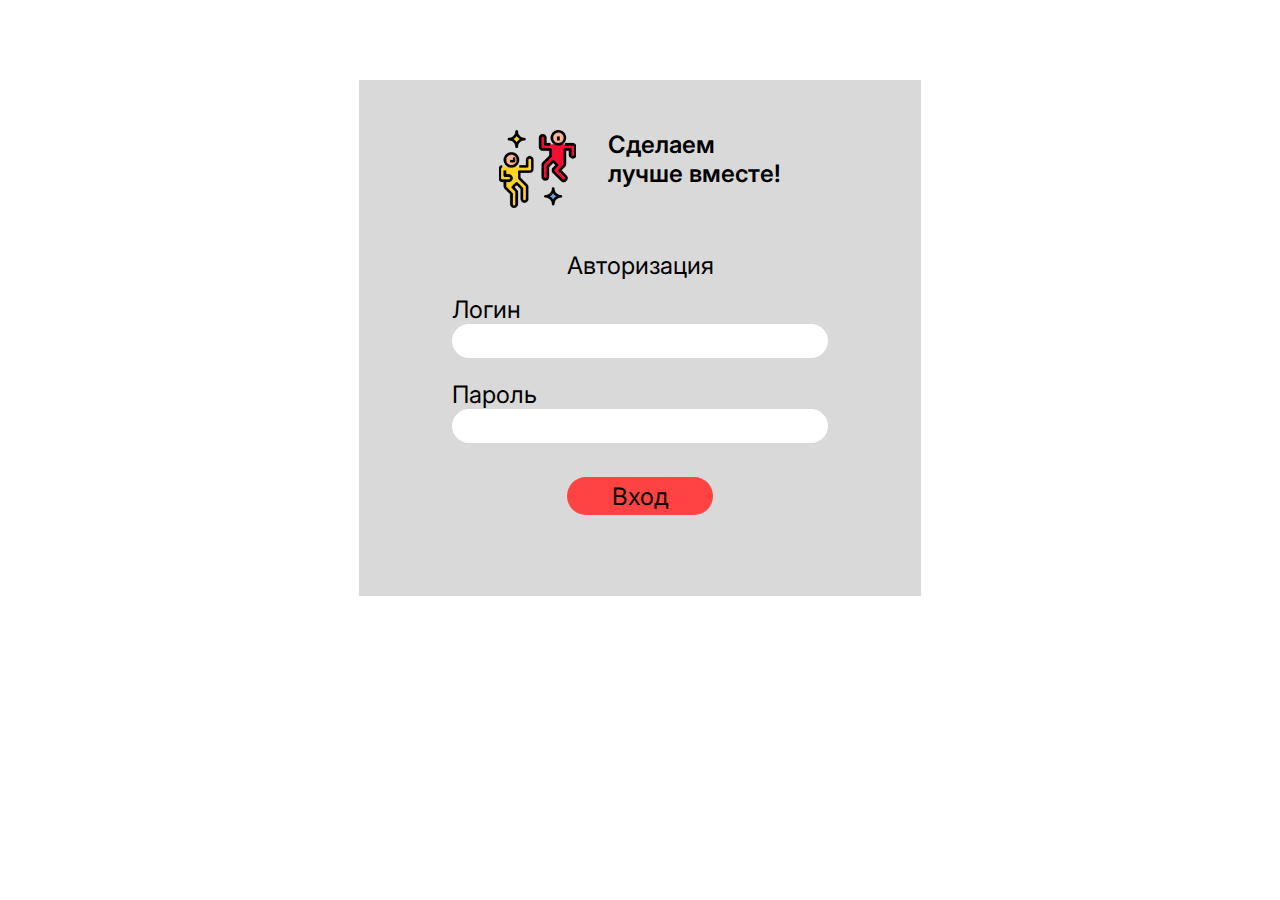
<file: avtor.html>
<!DOCTYPE html>
<html lang="en">
<head>
    <meta charset="UTF-8">
    <meta http-equiv="X-UA-Compatible" content="IE=edge">
    <meta name="viewport" content="width=device-width, initial-scale=1.0">
    <title>Document</title>
    <link rel="stylesheet" href="css/avor style.css">
    <link rel="preconnect" href="https://fonts.googleapis.com">
    <link rel="preconnect" href="https://fonts.gstatic.com" crossorigin>
    <link href="https://fonts.googleapis.com/css2?family=Inter:wght@300;400;500;600;700;800&display=swap" rel="stylesheet">
</head>
<body>
    <main>
        
   
        <div class="form">
            <div class="header_logo">
                <img src="img/image 1.png" alt="logo">
                <p class="logo">Сделаем <br>лучше вместе!</p>
            </div>
            <h1>Авторизация</h1>
            <div class="avtocont">

                <div class="input-form">
                    <label>Логин</label>
                    <input class="o" type="text"  required pattern="^[a-zA-Z]+$">
                </div>
              
                <div  class="input-form">
                    <p>Пароль</p>
                    <input class="o" type="password" required>
                </div>
              
            </div>
                <div class="vhod">
                    <button>Вход</button>
                </div>
            
        </div>
    </main>
</body>
</html>
</file>
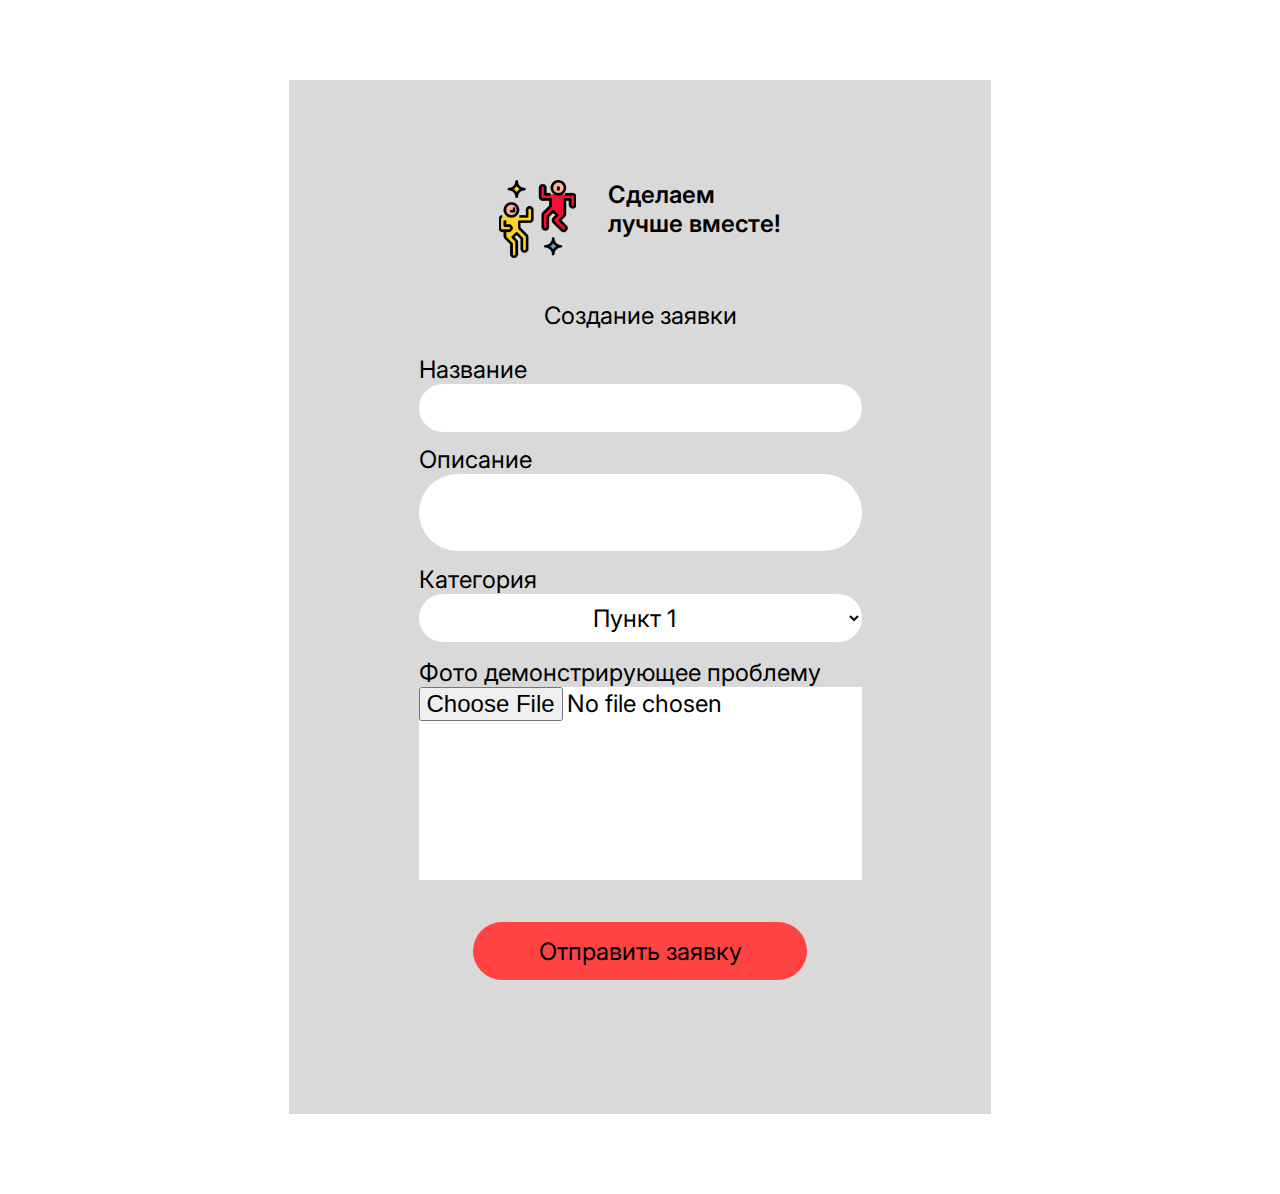
<file: cozd.html>
<!DOCTYPE html>
<html lang="en">
<head>
    <meta charset="UTF-8">
    <meta http-equiv="X-UA-Compatible" content="IE=edge">
    <meta name="viewport" content="width=device-width, initial-scale=1.0">
    <title>Document</title>
    <link rel="stylesheet" href="css/cozd style.css">
    <link rel="preconnect" href="https://fonts.googleapis.com">
    <link rel="preconnect" href="https://fonts.gstatic.com" crossorigin>
    <link href="https://fonts.googleapis.com/css2?family=Inter:wght@300;400;500;600;700;800&display=swap" rel="stylesheet">
</head>
<body>
    <main>
        
   
        <div class="form">
            <div class="header_logo">
                <img src="img/image 1.png" alt="logo">
                <p class="logo">Сделаем <br>лучше вместе!</p>
            </div>
            <h1>Создание заявки</h1>
            <div class="avtocont">

                <div class="input-form">
                    <p>Название</p>
                    <input class="o" type="text">
                </div>
              
                <div  class="di">
                    <p>Описание</p>
                    <input class="op" type="text">
                </div>
            <div class="kat">
                <p>Категория</p>
                <select class="select">
                    <option>Пункт 1</option>
                    <option>Пункт 2</option>
                  </select>
            </div>
            <div class="re" >
                <p>Фото демонстрирующее проблему</p>
                <input class="photo" name="myFile" type="file">
            </div>
                <div class="ff">
                    <button>Отправить заявку</button>
                </div>
            
        </div>
    </main>
</body>
</html>
</file>
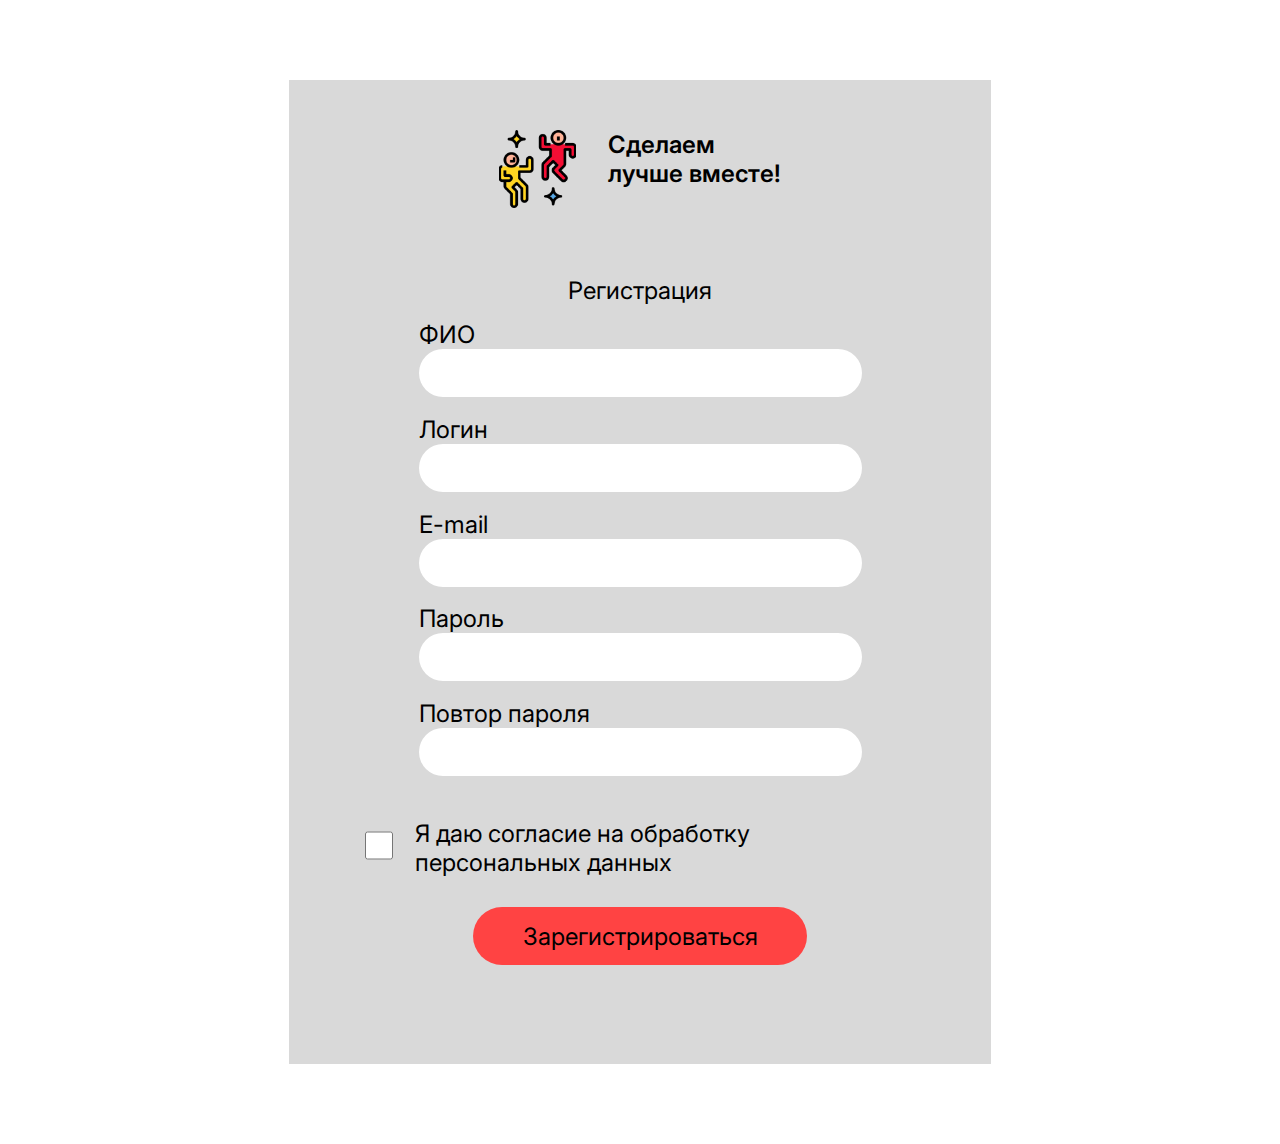
<file: reg.html>
<!DOCTYPE html>
<html lang="en">
<head>
    <meta charset="UTF-8">
    <meta http-equiv="X-UA-Compatible" content="IE=edge">
    <meta name="viewport" content="width=device-width, initial-scale=1.0">
    <title>Document</title>
    <link rel="stylesheet" href="css/reg style.css">
    <link rel="preconnect" href="https://fonts.googleapis.com">
    <link rel="preconnect" href="https://fonts.gstatic.com" crossorigin>
    <link href="https://fonts.googleapis.com/css2?family=Inter:wght@300;400;500;600;700;800&display=swap" rel="stylesheet">
</head>
<body>
    <main>
        
   
        <div class="form">
            <div class="header_logo">
                <img src="img/image 1.png" alt="logo">
                <p class="logo">Сделаем <br>лучше вместе!</p>
            </div>
            <h1>Регистрация</h1>
            <div class="contener">
                <div class="input-form">
                    <p>ФИО</p>
                    <input class="o" type="name"  required pattern="^[А-Яа-яЁё\s]+$">
                </div>
                <div class="input-form">
                    <p>Логин</p>
                    <input class="o" type="text"  required pattern="^[a-zA-Z]+$">
                </div>
                <div class="input-form">
                    <p>E-mail</p>
                    <input class="o" type="email"  required >
                </div>
                <div class="input-form">
                    <p>Пароль</p>
                    <input class="o" type="password" required>
                </div>
                <div class="input-form">
                    <p>Повтор пароля</p>
                    <input class="o" type="fio"  required>
                </div>
            </div>
                <div class="check">
                    <input class="checkbox" type="checkbox" required >
                    <p class="p">Я даю согласие на обработку<br> персональных данных</p>
                </div>
                <div class="form-button">
                    <button>Зарегистрироваться</button>
                </div>
            
        </div>
    </main>
</body>
</html>
</file>
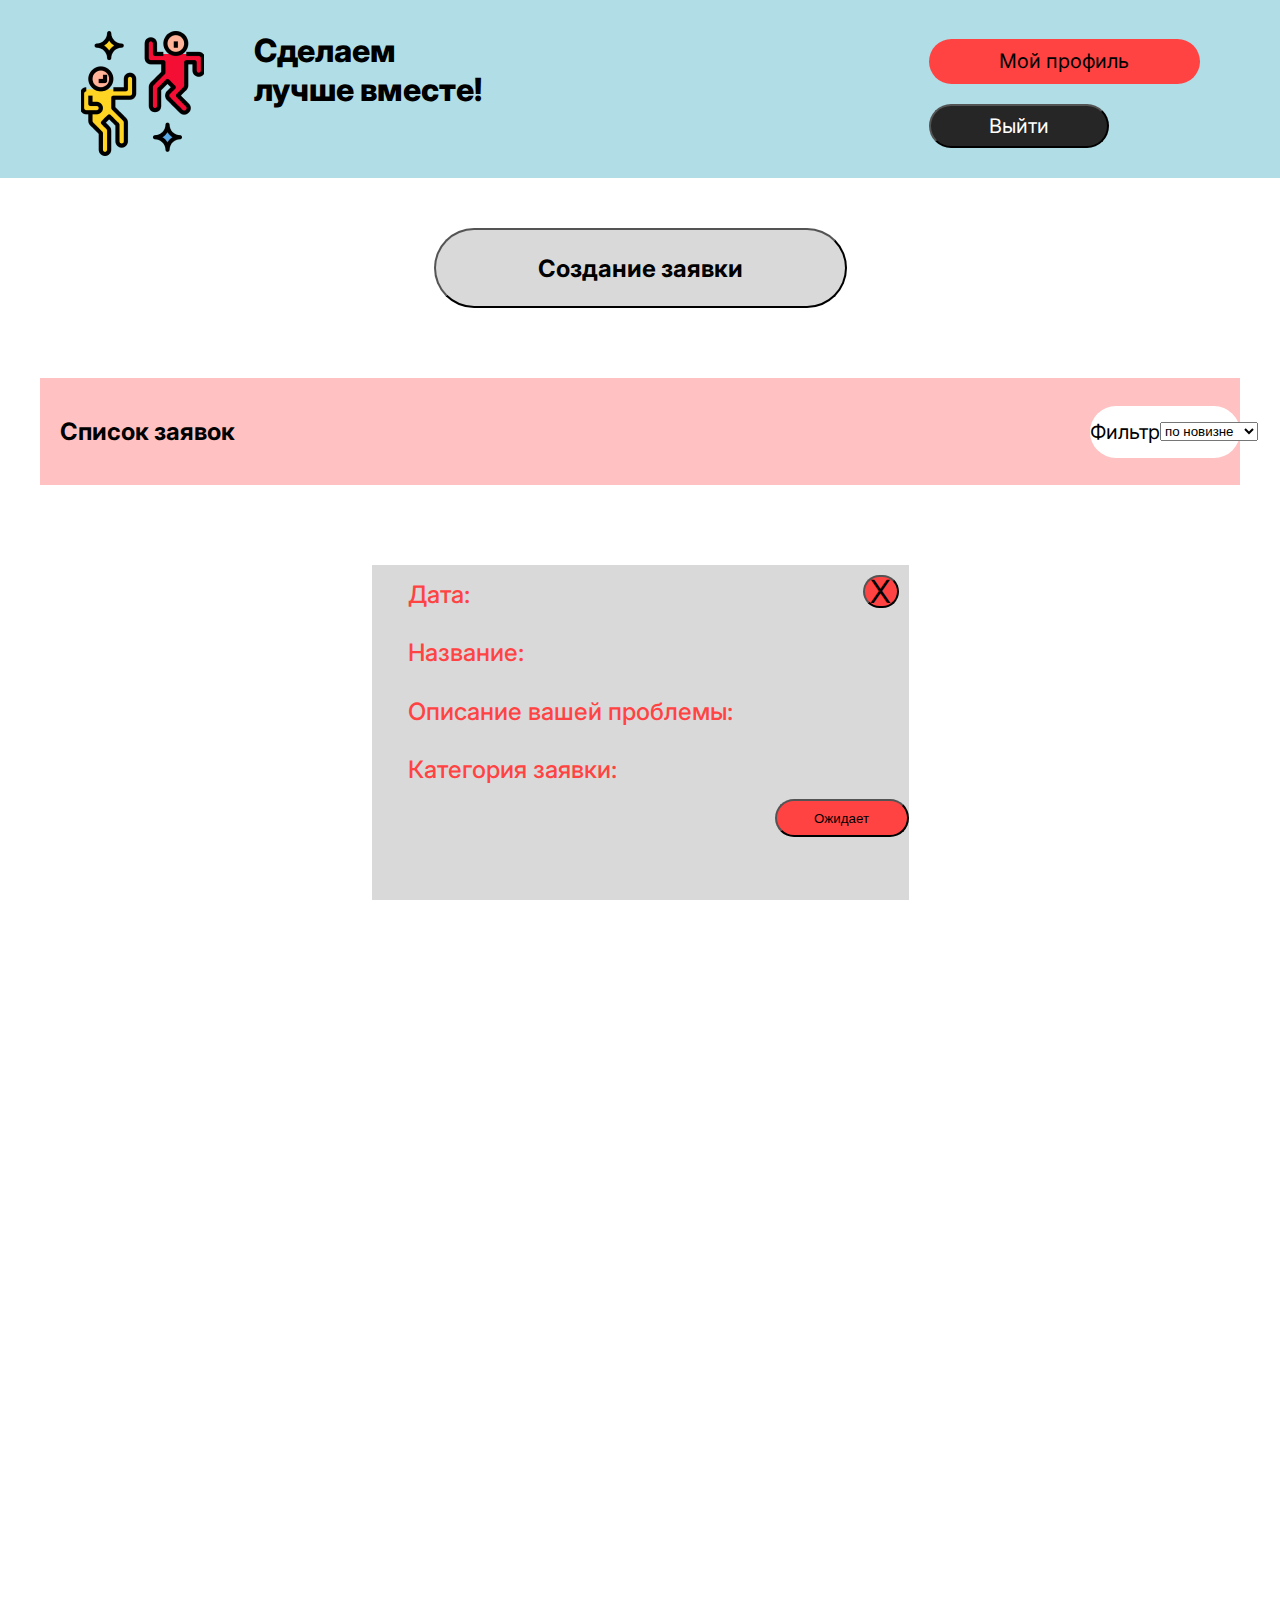
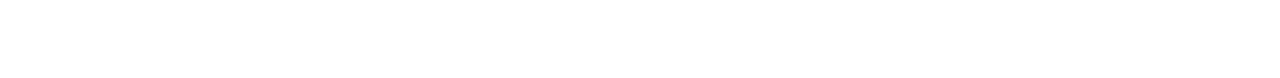
<file: zaia.html>
<!DOCTYPE html>
<html lang="en">
<head>
    <meta charset="UTF-8">
    <meta http-equiv="X-UA-Compatible" content="IE=edge">
    <meta name="viewport" content="width=device-width, initial-scale=1.0">
    <title>Document</title>
    <link rel="stylesheet" href="css/zaia style.css">
    <link rel="preconnect" href="https://fonts.googleapis.com">
    <link rel="preconnect" href="https://fonts.gstatic.com" crossorigin>
    <link href="https://fonts.googleapis.com/css2?family=Inter:wght@300;400;500;600;700;800&display=swap" rel="stylesheet">
</head>
<body>
 <header>
    <div class="container">
       
            <div class="header_logo">
                <img src="img/image 1.png" alt="logo">
                <p class="logo">Сделаем <br>лучше вместе!</p>
            </div>
            
            <div class="header_btn">
                <input type="button" value="Мой профиль" class="my">
                <input type="button" value="Выйти" class="exit">
            </div>
        
        </header>
        <main>
    
                <input type="button" value="Создание заявки" class="knop">
               
    <div class="polo">
        <p class="spisok">Список заявок</p>
        <div class="fi">
            <p>Фильтр</p>
        <select>
            <option>по новизне</option>
            <option>по статусу</option>
            <option>по давности</option>
          </select>
        </div>
        </div>

    <div class="ser">
        <button class="x">X</button>
        <div class="cont">
        
            <p>Дата:</p>
            <p>Название:</p>
            <p>Описание вашей проблемы:</p>
            <p>Категория заявки:</p>
         </div>
        <button class="og">Ожидает</button>

    </div>

        </main>
    </div>
</div>
</body>
</html>
</file>
<file: css/avor style.css>
*{
    margin: 0;
    padding: 0;
}
body{
    width: 1200px;
    background: #ffffff;
    margin: 0 auto;
}
main{
    width:  1200px;
    font-family: 'Inter';
    font-style: normal;
    font-weight: 400;
    font-size: 24px;
    line-height: 29px;

    display: flex;
    justify-content: center;
    color: #000000;
    margin: 80px 0;

}
.form{
    width: 562px;
    height: 466px;
    display: flex;
    padding-top: 50px;
    align-items: center;
    flex-direction: column;
    background: #D9D9D9;

    
}
.header_logo{
    width: 348px;
    height: 87px;
    display:flex;
    justify-content: space-evenly;

    
    font-family: 'Inter';
    font-style: normal;
    font-weight: 600;
    font-size: 24px;
    line-height: 29px;

    color: #000000;
}



img{
    width: 77px;
    height: 78px;
   
}
h1{
    width: 154px;
    height: 38px;

    display: flex;
    align-items: flex-end;
    justify-content: center;


    padding-top: 25px;
    padding-bottom: 15px;
     
    font-family: 'Inter';
    font-style: normal;
    font-weight: 400;
    font-size: 24px;
    line-height: 29px;

    color: #000000;

}
.input-form{
    width: 443px;
    height: 85px;

}
input{
    width: 376px;
    height: 34px;

    border: none;
    background: #FFFFFF;
    border-radius: 85px;
}

.o{
    text-align: center;

    font-family: 'Inter';
    font-style: normal;
    font-weight: 400;
    font-size: 24px;
    line-height: 29px;

    color: #000000;
}



button{
   
    width: 146px;
    height: 38px;

    margin-top: 15px;  
    
    background: #FF4343;
    border-radius: 76.5px;

    font-family: 'Inter';
    font-style: normal;
    font-weight: 400;
    font-size: 24px;
    line-height: 29px;

    border: none;
}
.avtocont{
    width: 376px;
    height: 167px;
}
</file>
<file: css/cozd style.css>
*{
    margin: 0;
    padding: 0;
}
body{
    width: 1200px;
    background: #ffffff;
    margin: 0 auto;
}
main{
    width:  1200px;
    font-family: 'Inter';
    font-style: normal;
    font-weight: 400;
    font-size: 24px;
    line-height: 29px;

    display: flex;
    justify-content: center;
    color: #000000;
    margin: 80px 0;

}
.form{
    width: 702px;
    height: 934px;
    display: flex;
    padding-top: 100px;
    align-items: center;
    flex-direction: column;
    background: #D9D9D9;

    
}
.header_logo{
    width: 348px;
    height: 87px;
    display:flex;
    justify-content: space-evenly;

    
    font-family: 'Inter';
    font-style: normal;
    font-weight: 600;
    font-size: 24px;
    line-height: 29px;

    color: #000000;
}



img{
    width: 77px;
    height: 78px;
   
}
h1{
    width: 227px;
    height: 38px;

    display: flex;
    align-items: flex-end;
    justify-content: center;


    padding-top: 25px;
    padding-bottom: 25px;
     
    font-family: 'Inter';
    font-style: normal;
    font-weight: 400;
    font-size: 24px;
    line-height: 29px;

    color: #000000;

}
.input-form{
    width: 443px;
    height: 90px;
    

}
input{
    width: 443px;
    height: 48px;

    border: none;
    background: #FFFFFF;
    border-radius: 85px;
}
.di{
    width: 443px;
    height: 120px;
}
.select{
    width: 443px;
    height: 48px;

    text-align: center;

    border: none;
    background: #FFFFFF;
    border-radius: 85px;

    font-family: 'Inter';
    font-style: normal;
    font-weight: 400;
    font-size: 24px;
    line-height: 29px;

    color: #000000;
}


.o{
    text-align: center;

    font-family: 'Inter';
    font-style: normal;
    font-weight: 400;
    font-size: 24px;
    line-height: 29px;

    color: #000000;
}

.op{
    text-align: center;

    width: 443px;
    height: 77px;

    font-family: 'Inter';
    font-style: normal;
    font-weight: 400;
    font-size: 24px;
    line-height: 29px;

    color: #000000;
}

.kat{
    width: 443px;
    height: 93px;
}
.re{
    width: 443px;
    height: 224px;
}
.photo{
    text-align: center;
    width: 443px;
    height: 193px;
    border-radius: 0px;
    font-family: 'Inter';
    font-style: normal;
    font-weight: 400;
    font-size: 24px;
    line-height: 29px;

    color: #000000;
}
.ff{
    display: flex;
    justify-content: center;
    margin-top: 25px;
}
button{
 
    width: 334px;
    height: 58px;

    margin-top: 15px;  
    
    background: #FF4343;
    border-radius: 68.5px;

    font-family: 'Inter';
    font-style: normal;
    font-weight: 400;
    font-size: 24px;
    line-height: 29px;

    border: none;
}
.avtocont{
    width: 443px;
    height: 605px;
}
</file>
<file: css/reg style.css>
*{
    margin: 0;
    padding: 0;
}
body{
    width: 1200px;
    background: #ffffff;
    margin: 0 auto;
}
main{
 width:  1200px;
 font-family: 'Inter';
font-style: normal;
font-weight: 400;
font-size: 24px;
line-height: 29px;

display: flex;
justify-content: center;
color: #000000;
margin: 80px 0;

}
.form{
    width: 702px;
    height: 934px;
    display: flex;
    padding-top: 50px;
    align-items: center;
    flex-direction: column;
    background: #D9D9D9;

    
}
.header_logo{
    width: 348px;
    height: 87px;
    display:flex;
    justify-content: space-evenly;

    
    font-family: 'Inter';
    font-style: normal;
    font-weight: 600;
    font-size: 24px;
    line-height: 29px;

    color: #000000;
}



img{
    width: 77px;
    height: 78px;
   
}
h1{
    width: 154px;
    height: 38px;

    display: flex;
    align-items: flex-end;
    justify-content: center;


    padding-top: 50px;
    padding-bottom: 15px;
     
    font-family: 'Inter';
    font-style: normal;
    font-weight: 400;
    font-size: 24px;
    line-height: 29px;

    color: #000000;

}
.contener{
    width: 443px;
    height: 474px;
    display: flex;
    flex-wrap: wrap;
}
.input-form{
    width: 443px;
    height: 85px;

}
input{
    width: 443px;
    height: 48px;

    border: none;
    background: #FFFFFF;
    border-radius: 85px;
}

.o{
    text-align: center;

    font-family: 'Inter';
    font-style: normal;
    font-weight: 400;
    font-size: 24px;
    line-height: 29px;

    color: #000000;
}


button{
    width: 334px;
    height: 58px;

    background: #FF4343;
    border-radius: 68.5px;

    font-family: 'Inter';
    font-style: normal;
    font-weight: 400;
    font-size: 24px;
    line-height: 29px;

    border: none;
}
.check{
    width: 571px;
    height: 53px;

    margin-bottom: 35px;
    margin-top: 25px;


  display: flex;
  align-items: center;
  justify-content: space-around;
}
.checkbox{
    width: 28px;
    height: 29px;

    background: #FFFFFF;
}
.p{
    width: 500px;
    height: 53px;
}
</file>
<file: css/zaia style.css>
*{
    margin: 0;
    padding: 0;
}
body{
    width: 100vw;
    background: #ffffff;
}

.container{
    width: 1119px;
    background-color: #B1DDE7;
    margin: 0 auto;
    display:flex;
    
    justify-content: space-between;
    align-items: center;

}

header{
    display:flex;
    justify-content: space-between;
    padding-top: 31px;
    padding-bottom: 22px;
    background: #B1DDE7;
}
.header_logo{
    display:flex;
}

.logo{
    margin: 0px 0px 0px 50px;
    font-family: 'Inter';
    font-style: normal;
    font-weight: 800;
    font-size: 32px;
    line-height: 39px;
}
.header_btn{

    display: flex;
    flex-direction: column;
    margin-left:  433px;
}

main{
    margin: 0 auto;
    width: 1119px;
    background-color: #ffffff;
    height: 1500px;
    display: flex;
    flex-direction: column;
    align-items: center;
}

/* .exit{
    width: 288px;
    height: 117px;

    display: flex;
    flex-direction: column;
    justify-content: space-around;
    align-items: flex-end;
} */
.my{
    width: 271px;
    height: 44.32px;
    border: none;

    background: #FF4343;
    border-radius: 74.5px;

    font-family: 'Inter';
    font-style: normal;
    font-weight: 400;
    font-size: 20px;
    line-height: 24px;

    color: #000000;

} 
 .exit{
    margin-top: 20px;
    width: 180px;
    height: 44.32px;

    background: #272626;
    border-radius: 74.5px;

    font-family: 'Inter';
    font-style: normal;
    font-weight: 400;
    font-size: 20px;
    line-height: 24px;

    color: #FFFFFF;

} 
.knop{
    width: 413px;
    height: 80px;
   

    background: #D9D9D9;
    border-radius: 90px;
    margin-top: 50px;

    display: flex;
    justify-content: center;
    align-items: center;

    font-family: 'Inter';
    font-style: normal;
    font-weight: 700;
    font-size: 24px;
    line-height: 29px;

    color: #000000;
}
.polo{
    display: flex;
    align-items: center;
    justify-content: space-between;


    width: 1200px;
    height: 107px;
    background: rgba(255, 67, 67, 0.33);
    margin-top: 70px;
    font-family: 'Inter';
    font-style: normal;
    font-weight: 400;
    font-size: 20px;
    line-height: 24px;

    color: #000000;
}
.spisok{
  margin-left: 20px;

    font-family: 'Inter';
    font-style: normal;
    font-weight: 700;
    font-size: 24px;
    line-height: 29px;

    color: #000000;
}
.fi{
    width: 149.97px;
    height: 51.96px;

    display: flex;
    align-items: center;

    background: #FFFFFF;
    border-radius: 69px;
    transform: rotate(0.01deg);
}
.ser{
     margin: 80px;
    width: 537px;
    height: 335px;
    display: flex;
    flex-direction: column;

    flex-direction: column;
    align-items: flex-end;

    background: #D9D9D9;
    }
.cont{
    display: flex;
    flex-direction: column;
    justify-content: space-around;

    font-family: 'Inter';
    font-style: normal;
    font-weight: 500;
    font-size: 24px;
    line-height: 29px;

    color: #FF4343;

    width: 501px;
    height: 234px;
}
.x{
    width: 36px;
    height: 33px;

    display: flex;
    justify-content: center;
    align-items: center;


    background: #FF4343;
    border-radius: 139px;
    position: absolute;



    font-family: 'Inter';
    font-style: normal;
    font-weight: 400;
    font-size: 32px;
    line-height: 39px;

    color: #000000;

    margin: 10px;
}
.og{
    width: 134px;
height: 38px;


background: #FF4343;
border-radius: 57px;

}

.a{
    display: flex ;
}
</file>
